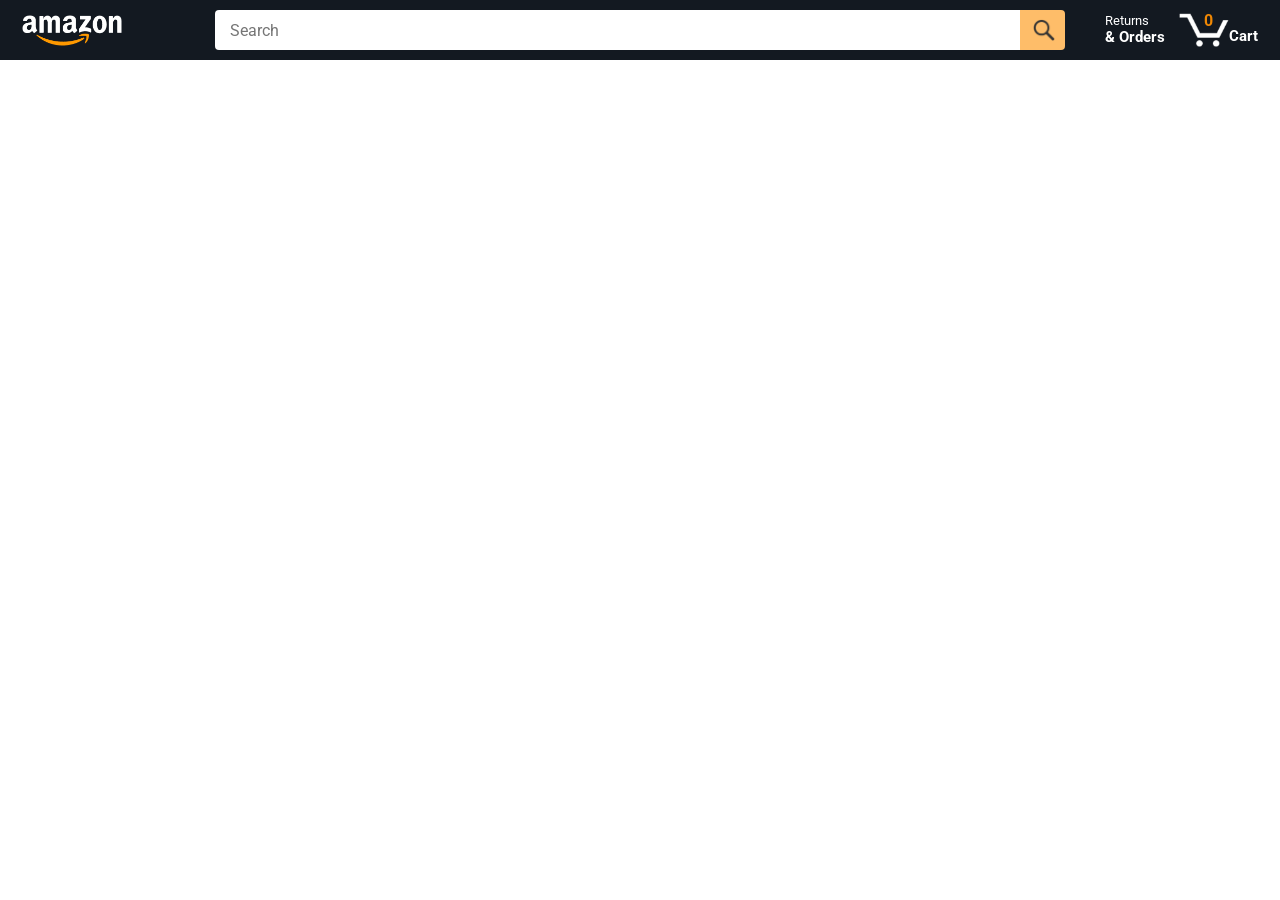
<file: index.html>
<!DOCTYPE html>
<html>
  <head>
    <title>Cluduno</title>

    <!-- This code is needed for responsive design to work.
      (Responsive design = make the website look good on
      smaller screen sizes like a phone or a tablet). -->
    <meta name="viewport" content="width=device-width, initial-scale=1">

    <!-- Load a font called Roboto from Google Fonts. -->
    <link rel="preconnect" href="https://fonts.googleapis.com">
    <link rel="preconnect" href="https://fonts.gstatic.com" crossorigin>
    <link href="https://fonts.googleapis.com/css2?family=Roboto:wght@400;500;700&display=swap" rel="stylesheet">

    <!-- Here are the CSS files for this page. -->
    <link rel="stylesheet" href="styles/shared/general.css">
    <link rel="stylesheet" href="styles/shared/amazon-header.css">
    <link rel="stylesheet" href="styles/pages/amazon.css">
  </head>
  <body>
    <div class="amazon-header">
      <div class="amazon-header-left-section">
        <a href="index.html" class="header-link">
          <img class="amazon-logo"
            src="images/amazon-logo-white.png">
          <img class="amazon-mobile-logo"
            src="images/amazon-mobile-logo-white.png">
        </a>
      </div>

      <div class="amazon-header-middle-section">
        <input class="search-bar" type="text" placeholder="Search">

        <button class="search-button">
          <img class="search-icon" src="images/icons/search-icon.png">
        </button>
      </div>

      <div class="amazon-header-right-section">
        <a class="orders-link header-link js-order-Link">
          <span class="returns-text">Returns</span>
          <span class="orders-text">& Orders</span>
        </a>

        <a class="cart-link header-link js-cart-link">
          <img class="cart-icon" src="images/icons/cart-icon.png">
          <div class="cart-quantity js-cart-quantity">0</div>
          <div class="cart-text">Cart</div>
        </a>
      </div>
    </div>
    
    <div class="main">
      <div class="products-grid js-products-container"><div>
    </div>
    <script type="module" src="scripts/amazon.js"></script>
  </body>
</html>
</file>
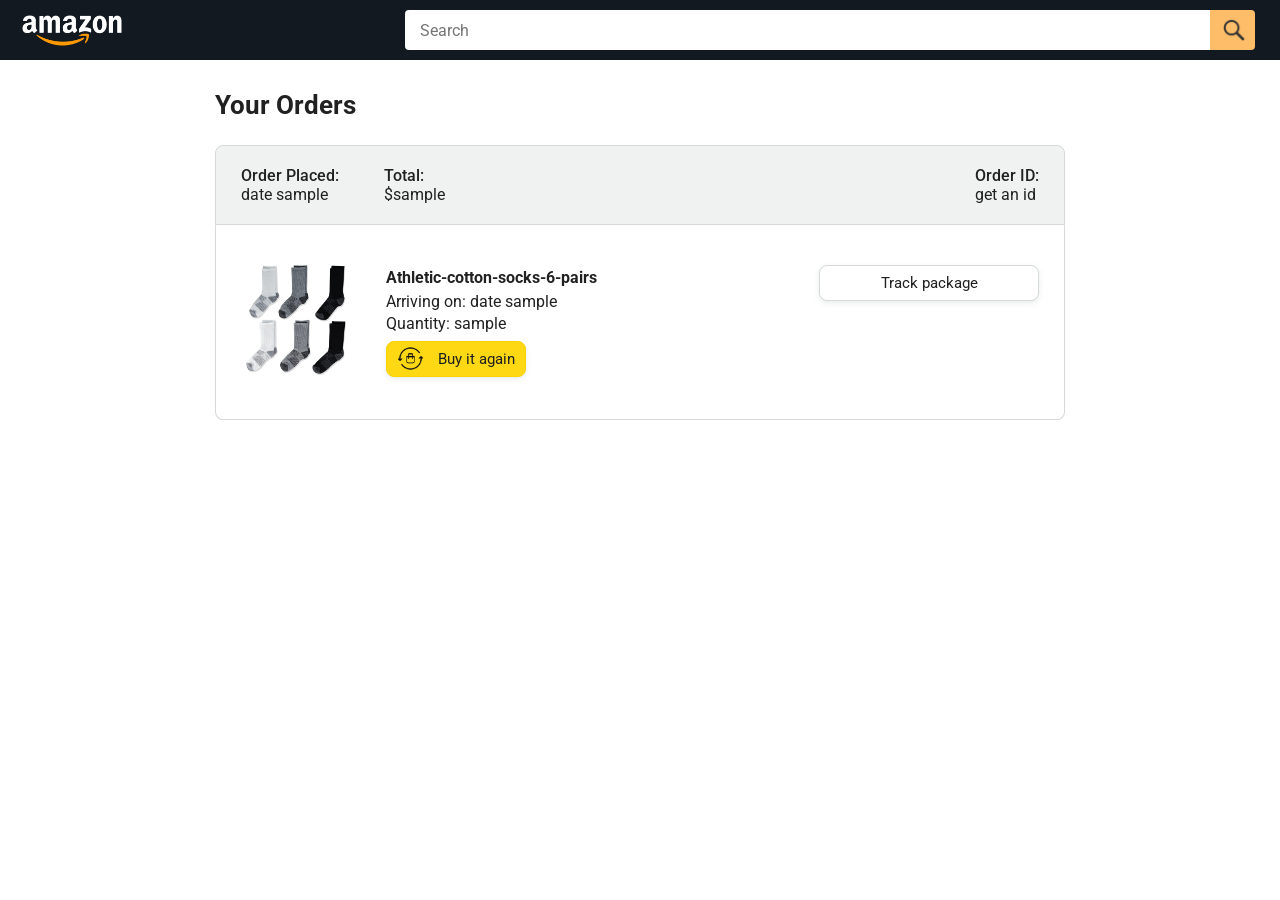
<file: orders.html>
<!DOCTYPE html>
<html>
  <head>
    <title>Cluduno - Orders</title>

    <!-- This code is needed for responsive design to work.
      (Responsive design = make the website look good on
      smaller screen sizes like a phone or a tablet). -->
    <meta name="viewport" content="width=device-width, initial-scale=1">

    <!-- Load a font called Roboto from Google Fonts. -->
    <link rel="preconnect" href="https://fonts.googleapis.com">
    <link rel="preconnect" href="https://fonts.gstatic.com" crossorigin>
    <link href="https://fonts.googleapis.com/css2?family=Roboto:wght@400;500;700&display=swap" rel="stylesheet">

    <!-- Here are the CSS files for this page. -->
    <link rel="stylesheet" href="styles/shared/general.css">
    <link rel="stylesheet" href="styles/shared/amazon-header.css">
    <link rel="stylesheet" href="styles/pages/orders.css">
  </head>
  <body>
    <div class="amazon-header">
      <div class="amazon-header-left-section">
        <a href="index.html" class="header-link">
          <img class="amazon-logo"
            src="images/amazon-logo-white.png">
          <img class="amazon-mobile-logo"
            src="images/amazon-mobile-logo-white.png">
        </a>
      </div>

      <div class="amazon-header-middle-section">
        <input class="search-bar" type="text" placeholder="Search">

        <button class="search-button">
          <img class="search-icon" src="images/icons/search-icon.png">
        </button>
      </div>

    </div>

    <div class="main">
      <div class="page-title">Your Orders</div>

      <div class="orders-grid js-orders-container">

        <div class="order-container">
            <div class="order-header">
              <div class="order-header-left-section">
                <div class="order-date">
                  <div class="order-header-label">Order Placed:</div>
                  <div>date sample</div>
                </div>
                <div class="order-total">
                    <div class="order-header-label">Total:</div>
                    <div>$sample</div>
                </div>
              </div>

              <div class="order-header-right-section">
                <div class="order-header-label">Order ID:</div>
                <div>get an id</div>
              </div>
            </div>

            <div class="order-details-grid">
              <div class="product-image-container">
                  <img src="images/products/athletic-cotton-socks-6-pairs.jpg">
              </div>

              <div class="product-details">
                <div class="product-name">
                  Athletic-cotton-socks-6-pairs
                </div>
                <div class="product-delivery-date">
                    Arriving on: date sample
                </div>
                <div class="product-quantity">
                    Quantity: sample
                </div>
                <button class="buy-again-button button-primary">
                    <img class="buy-again-icon" src="images/icons/buy-again.png">
                    <span class="buy-again-message">Buy it again</span>
                </button>
              </div>

              <div class="product-actions">
                <a href="tracking.html">
                    <button class="track-package-button button-secondary">
                    Track package
                    </button>
                </a>
              </div>
            </div>
        </div>

      </div>
    </div>
  </body>
</html>
</file>
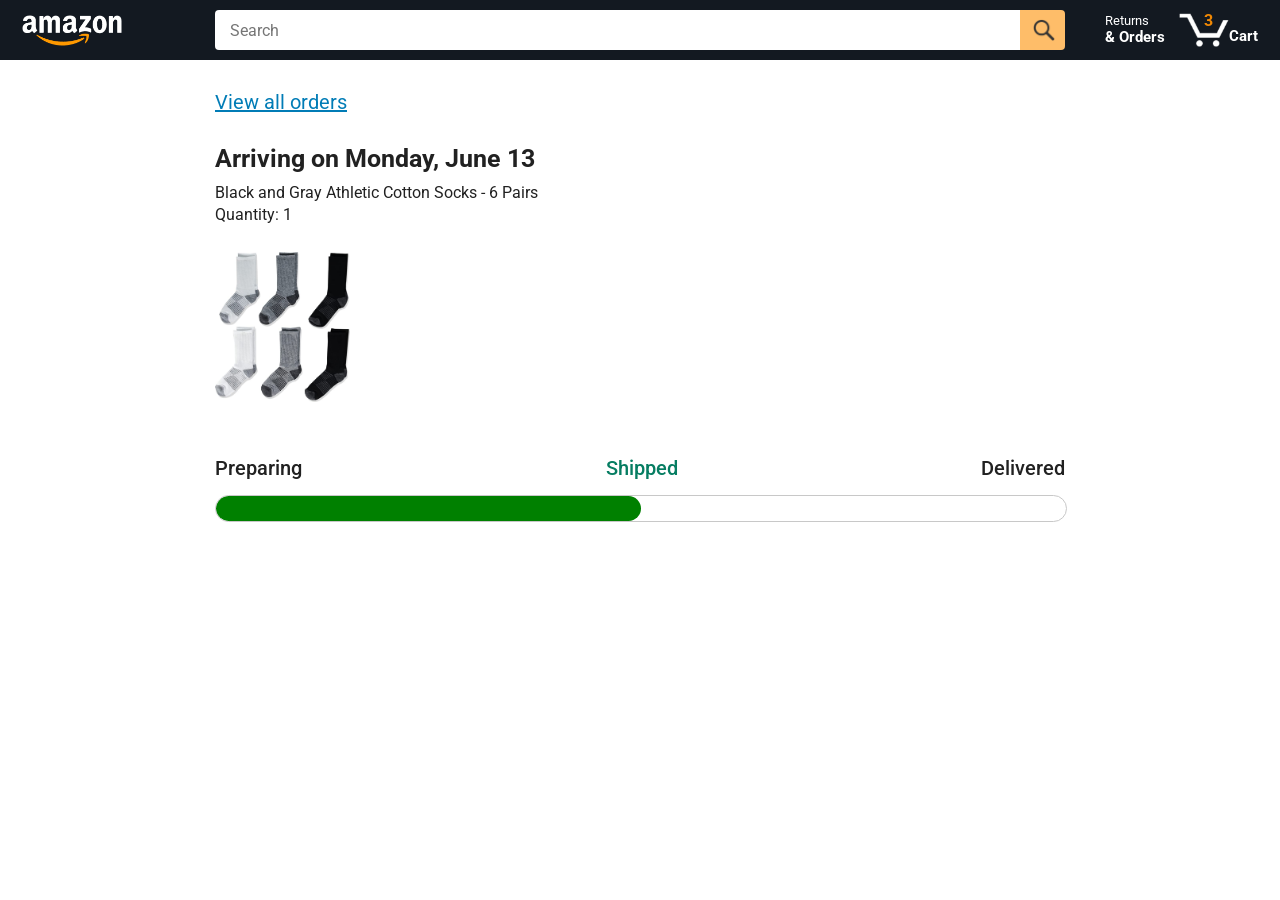
<file: tracking.html>
<!DOCTYPE html>
<html>
  <head>
    <title>Cluduno - Tracking</title>

    <!-- This code is needed for responsive design to work.
      (Responsive design = make the website look good on
      smaller screen sizes like a phone or a tablet). -->
    <meta name="viewport" content="width=device-width, initial-scale=1">

    <!-- Load a font called Roboto from Google Fonts. -->
    <link rel="preconnect" href="https://fonts.googleapis.com">
    <link rel="preconnect" href="https://fonts.gstatic.com" crossorigin>
    <link href="https://fonts.googleapis.com/css2?family=Roboto:wght@400;500;700&display=swap" rel="stylesheet">

    <!-- Here are the CSS files for this page. -->
    <link rel="stylesheet" href="styles/shared/general.css">
    <link rel="stylesheet" href="styles/shared/amazon-header.css">
    <link rel="stylesheet" href="styles/pages/tracking.css">
  </head>
  <body>
    <div class="amazon-header">
      <div class="amazon-header-left-section">
        <a href="index.html" class="header-link">
          <img class="amazon-logo"
            src="images/amazon-logo-white.png">
          <img class="amazon-mobile-logo"
            src="images/amazon-mobile-logo-white.png">
        </a>
      </div>

      <div class="amazon-header-middle-section">
        <input class="search-bar" type="text" placeholder="Search">

        <button class="search-button">
          <img class="search-icon" src="images/icons/search-icon.png">
        </button>
      </div>

      <div class="amazon-header-right-section">
        <a class="orders-link header-link" href="orders.html">
          <span class="returns-text">Returns</span>
          <span class="orders-text">& Orders</span>
        </a>

        <a class="cart-link header-link" href="checkout.html">
          <img class="cart-icon" src="images/icons/cart-icon.png">
          <div class="cart-quantity">3</div>
          <div class="cart-text">Cart</div>
        </a>
      </div>
    </div>

    <div class="main">
      <div class="order-tracking">
        <a class="back-to-orders-link link-primary" href="orders.html">
          View all orders
        </a>

        <div class="delivery-date">
          Arriving on Monday, June 13
        </div>

        <div class="product-info">
          Black and Gray Athletic Cotton Socks - 6 Pairs
        </div>

        <div class="product-info">
          Quantity: 1
        </div>

        <img class="product-image" src="images/products/athletic-cotton-socks-6-pairs.jpg">

        <div class="progress-labels-container">
          <div class="progress-label">
            Preparing
          </div>
          <div class="progress-label current-status">
            Shipped
          </div>
          <div class="progress-label">
            Delivered
          </div>
        </div>

        <div class="progress-bar-container">
          <div class="progress-bar"></div>
        </div>
      </div>
    </div>
  </body>
</html>
</file>
<file: styles/shared/general.css>
body {
  font-family: Roboto, Arial;
  color: rgb(33, 33, 33);
  /* The <body> element has a default margin of 8px
     on all sides. This removes the default margins. */
  margin: 0;
}

/* <p> elements have a default margin on the top
   and bottom. This removes the default margins. */
p {
  margin: 0;
}

button {
  cursor: pointer;
}

select {
  cursor: pointer;
}

input, select, button {
  font-family: Roboto, Arial;
}

.button-primary {
  color: rgb(33, 33, 33);
  background-color: rgb(255, 216, 20);
  border: 1px solid rgb(252, 210, 0);
  cursor: pointer;
  box-shadow: 0 2px 5px rgba(213, 217, 217, 0.5);
}

.button-primary:hover {
  background-color: rgb(247, 202, 0);
  border: 1px solid rgb(242, 194, 0);
}

.button-primary:active {
  background: rgb(255, 216, 20);
  border-color: rgb(252, 210, 0);
  box-shadow: none;
}

.button-secondary {
  color: rgb(33, 33, 33);
  background: white;
  border: 1px solid rgb(213, 217, 217);
  border-radius: 8px;
  cursor: pointer;
  box-shadow: 0 2px 5px rgba(213, 217, 217, 0.5);
}

.button-secondary:hover {
  background-color: rgb(247, 250, 250);
}

.button-secondary:active {
  background-color: rgb(237, 253, 255);
  box-shadow: none;
}

/* These styles will limit text to 2 lines. Anything
   beyond 2 lines will be replaced with "..."
   You can find this code by using an A.I. tool or by
   searching in Google.
   https://css-tricks.com/almanac/properties/l/line-clamp/ */
.limit-text-to-2-lines {
  display: -webkit-box;
  -webkit-line-clamp: 2;
  -webkit-box-orient: vertical;
  overflow: hidden;
}

.link-primary {
  color: rgb(1, 124, 182);
  cursor: pointer;
  font-size: 20px;
}

.link-primary:hover {
  color: rgb(196, 80, 0);
}

/* Styles for dropdown selectors. */
select {
  color: rgb(33, 33, 33);
  background-color: rgb(240, 240, 240);
  border: 1px solid rgb(213, 217, 217);
  border-radius: 8px;
  padding: 3px 5px;
  font-size: 15px;
  cursor: pointer;
  box-shadow: 0 2px 5px rgba(213, 217, 217, 0.5);
}

select:focus,
input:focus {
  outline: 2px solid rgb(255, 153, 0);
}
</file>
<file: styles/shared/amazon-header.css>
.amazon-header {
  background-color: rgb(19, 25, 33);
  color: white;
  padding-left: 15px;
  padding-right: 15px;

  display: flex;
  align-items: center;
  justify-content: space-between;

  position: fixed;
  top: 0;
  left: 0;
  right: 0;
  height: 60px;
}

.amazon-header-left-section {
  width: 180px;
}

@media (max-width: 800px) {
  .amazon-header-left-section {
    width: unset;
  }
}

.header-link {
  display: inline-block;
  padding: 6px;
  border-radius: 2px;
  cursor: pointer;
  text-decoration: none;
  border: 1px solid rgba(0, 0, 0, 0);
}

.header-link:hover {
  border: 1px solid white;
}

.amazon-logo {
  width: 100px;
  margin-top: 5px;
}

.amazon-mobile-logo {
  display: none;
}

@media (max-width: 575px) {
  .amazon-logo {
    display: none;
  }

  .amazon-mobile-logo {
    display: block;
    height: 35px;
    margin-top: 5px;
  }
}

.amazon-header-middle-section {
  flex: 1;
  max-width: 850px;
  margin-left: 10px;
  margin-right: 10px;
  display: flex;
}

.search-bar {
  flex: 1;
  width: 0;
  font-size: 16px;
  height: 38px;
  padding-left: 15px;
  border: none;
  border-top-left-radius: 4px;
  border-bottom-left-radius: 4px;
  border-top-right-radius: 0;
  border-bottom-right-radius: 0;
}

.search-button {
  background-color: rgb(254, 189, 105);
  border: none;
  width: 45px;
  height: 40px;
  border-top-right-radius: 4px;
  border-bottom-right-radius: 4px;
  flex-shrink: 0;
}

.search-icon {
  height: 22px;
  margin-left: 2px;
  margin-top: 3px;
}

.amazon-header-right-section {
  width: 180px;
  flex-shrink: 0;
  display: flex;
  justify-content: end;
}

.orders-link {
  color: white;
}

.returns-text {
  display: block;
  font-size: 13px;
}

.orders-text {
  display: block;
  font-size: 15px;
  font-weight: 700;
}

.cart-link {
  color: white;
  display: flex;
  align-items: center;
  position: relative;
}

.cart-icon {
  width: 50px;
}

.cart-text {
  margin-top: 12px;
  font-size: 15px;
  font-weight: 700;
}

.cart-quantity {
  color: rgb(240, 136, 4);
  font-size: 16px;
  font-weight: 700;

  position: absolute;
  top: 4px;
  left: 22px;
  
  width: 26px;
  text-align: center;
}
</file>
<file: styles/pages/amazon.css>
.main {
  margin-top: 60px;
}

.products-grid {
  display: grid;

  /* - In CSS Grid, 1fr means a column will take up the
       remaining space in the grid.
     - If we write 1fr 1fr ... 1fr; 8 times, this will
       divide the grid into 8 columns, each taking up an
       equal amount of the space.
     - repeat(8, 1fr); is a shortcut for repeating "1fr"
       8 times (instead of typing out "1fr" 8 times).
       repeat(...) is a special property that works with
       display: grid; */
  grid-template-columns: repeat(8, 1fr);
}

/* @media is used to create responsive design (making the
   website look good on any screen size). This @media
   means when the screen width is 2000px or less, we
   will divide the grid into 7 columns instead of 8. */
@media (max-width: 2000px) {
  .products-grid {
    grid-template-columns: repeat(7, 1fr);
  }
}

/* This @media means when the screen width is 1600px or
   less, we will divide the grid into 6 columns. */
@media (max-width: 1600px) {
  .products-grid {
    grid-template-columns: repeat(6, 1fr);
  }
}

@media (max-width: 1300px) {
  .products-grid {
    grid-template-columns: repeat(5, 1fr);
  }
}

@media (max-width: 1000px) {
  .products-grid {
    grid-template-columns: repeat(4, 1fr);
  }
}

@media (max-width: 800px) {
  .products-grid {
    grid-template-columns: repeat(3, 1fr);
  }
}

@media (max-width: 575px) {
  .products-grid {
    grid-template-columns: repeat(2, 1fr);
  }
}

@media (max-width: 450px) {
  .products-grid {
    grid-template-columns: 1fr;
  }
}

.product-container {
  padding-top: 40px;
  padding-bottom: 25px;
  padding-left: 25px;
  padding-right: 25px;

  border-right: 1px solid rgb(231, 231, 231);
  border-bottom: 1px solid rgb(231, 231, 231);

  display: flex;
  flex-direction: column;
}

.product-image-container {
  display: flex;
  justify-content: center;
  align-items: center;

  height: 180px;
  margin-bottom: 20px;
}

.product-image {
  /* Images will overflow their container by default. To
    prevent this, we set max-width and max-height to 100%
    so they stay inside their container. */
  max-width: 100%;
  max-height: 100%;
}

.product-name {
  height: 40px;
  margin-bottom: 5px;
}

.product-rating-container {
  display: flex;
  align-items: center;
  margin-bottom: 10px;
}

.product-rating-stars {
  width: 100px;
  margin-right: 6px;
}

.product-rating-count {
  color: rgb(1, 124, 182);
  cursor: pointer;
  margin-top: 3px;
}

.product-price {
  font-weight: 700;
  margin-bottom: 10px;
}

.product-quantity-container {
  margin-bottom: 17px;
}

.product-spacer {
  flex: 1;
}

.added-to-cart {
  color: rgb(6, 125, 98);
  font-size: 16px;

  display: flex;
  align-items: center;
  margin-bottom: 8px;

  /* At first, the "Added to cart" message will
     be invisible. Use JavaScript to change the
     opacity and make it visible. */
  opacity: 0;
}

.added-to-cart img {
  height: 20px;
  margin-right: 5px;
}

.add-to-cart-button {
  width: 100%;
  padding: 8px;
  border-radius: 5px;
}
</file>
<file: styles/pages/orders.css>
.main {
  max-width: 850px;
  margin-top: 90px;
  margin-bottom: 100px;
  padding-left: 20px;
  padding-right: 20px;

  /* margin-left: auto;
     margin-right auto;
     Is a trick for centering an element horizontally
     without needing a container. */
  margin-left: auto;
  margin-right: auto;
}

.page-title {
  font-weight: 700;
  font-size: 26px;
  margin-bottom: 25px;
}

.orders-grid {
  display: grid;
  grid-template-columns: 1fr;
  row-gap: 50px;
}

.order-header {
  background-color: rgb(240, 242, 242);
  border: 1px solid rgb(213, 217, 217);

  display: flex;
  align-items: center;
  justify-content: space-between;

  padding: 20px 25px;
  border-top-left-radius: 8px;
  border-top-right-radius: 8px;
}

.order-header-left-section {
  display: flex;
  flex-shrink: 0;
}

.order-header-label {
  font-weight: 500;
}

.order-date,
.order-total {
  margin-right: 45px;
}

.order-header-right-section {
  flex-shrink: 1;
}

@media (max-width: 575px) {
  .order-header {
    flex-direction: column;
    align-items: start;
    line-height: 23px;
    padding: 15px;
  }

  .order-header-left-section {
    flex-direction: column;
  }

  .order-header-label {
    margin-right: 5px;
  }

  .order-date,
  .order-total {
    display: grid;
    grid-template-columns: auto 1fr;
    margin-right: 0;
  }

  .order-header-right-section {
    display: grid;
    grid-template-columns: auto 1fr;
  }
}

.order-details-grid {
  padding: 40px 25px;
  border: 1px solid rgb(213, 217, 217);
  border-top: none;
  border-bottom-left-radius: 8px;
  border-bottom-right-radius: 8px;

  display: grid;
  grid-template-columns: 110px 1fr 220px;
  column-gap: 35px;
  row-gap: 60px;
  align-items: center;
}

@media (max-width: 800px) {
  .order-details-grid {
    grid-template-columns: 110px 1fr;
    row-gap: 0;
    padding-bottom: 8px;
  }
}

@media (max-width: 450px) {
  .order-details-grid {
    grid-template-columns: 1fr;
  }
}

.product-image-container {
  text-align: center;
}

.product-image-container img {
  max-width: 110px;
  max-height: 110px;
}

.product-name {
  font-weight: 700;
  margin-bottom: 5px;
}

.product-delivery-date {
  margin-bottom: 3px;
}

.product-quantity {
  margin-bottom: 8px;
}

.buy-again-button {
  font-size: 15px;
  width: 140px;
  height: 36px;
  border-radius: 8px;

  display: flex;
  align-items: center;
  justify-content: center;
}

.buy-again-icon {
  width: 25px;
  margin-right: 15px;
}

.product-actions {
  align-self: start;
}

.track-package-button {
  width: 100%;
  font-size: 15px;
  padding: 8px;
}

@media (max-width: 800px) {
  .buy-again-button {
    margin-bottom: 10px;
  }

  .product-actions {
    /* grid-column: 2 means this element will be placed
       in column 2 in the grid. (Normally, the column that
       an element is placed in is determined by the order
       of the elements in the HTML. grid-column overrides
       this default ordering). */
    grid-column: 2;
    margin-bottom: 30px;
  }

  .track-package-button {
    width: 140px;
  }
}

@media (max-width: 450px) {
  .product-image-container {
    text-align: center;
    margin-bottom: 25px;
  }

  .product-image-container img {
    max-width: 150px;
    max-height: 150px;
  }

  .product-name {
    margin-bottom: 10px;
  }

  .product-quantity {
    margin-bottom: 15px;
  }

  .buy-again-button {
    width: 100%;
    margin-bottom: 15px;
  }

  .product-actions {
    /* grid-column: auto; undos grid-column: 2; from above.
       This element will now be placed in its normal column
       in the grid. */
    grid-column: auto;
    margin-bottom: 70px;
  }

  .track-package-button {
    width: 100%;
    padding: 12px;
  }
}
</file>
<file: styles/pages/tracking.css>
.main {
  max-width: 850px;
  margin-top: 90px;
  margin-bottom: 100px;
  padding-left: 30px;
  padding-right: 30px;

  /* margin-left: auto;
     margin-right auto;
     Is a trick for centering an element horizontally
     without needing a container. */
  margin-left: auto;
  margin-right: auto;
}

.back-to-orders-link {
  display: inline-block;
  margin-bottom: 30px;
}

.delivery-date {
  font-size: 25px;
  font-weight: 700;
  margin-bottom: 10px;
}

.product-info {
  margin-bottom: 3px;
}

.product-image {
  max-width: 150px;
  max-height: 150px;
  margin-top: 25px;
  margin-bottom: 50px;
}

.progress-labels-container {
  display: flex;
  justify-content: space-between;
  font-size: 20px;
  font-weight: 500;
  margin-bottom: 15px;
}

.current-status {
  color: rgb(6, 125, 98);
}

@media (max-width: 575px) {
  .progress-labels-container {
    font-size: 16px;
  }
}

@media (max-width: 450px) {
  .progress-labels-container {
    flex-direction: column;
    margin-bottom: 5px;
  }

  .progress-label {
    margin-bottom: 3px;
  }
}

.progress-bar-container {
  height: 25px;
  width: 100%;

  border: 1px solid rgb(200, 200, 200);
  border-radius: 50px;
  overflow: hidden;
}

.progress-bar {
  height: 100%;
  background-color: green;
  border-radius: 50px;
  width: 50%;
}
</file>
